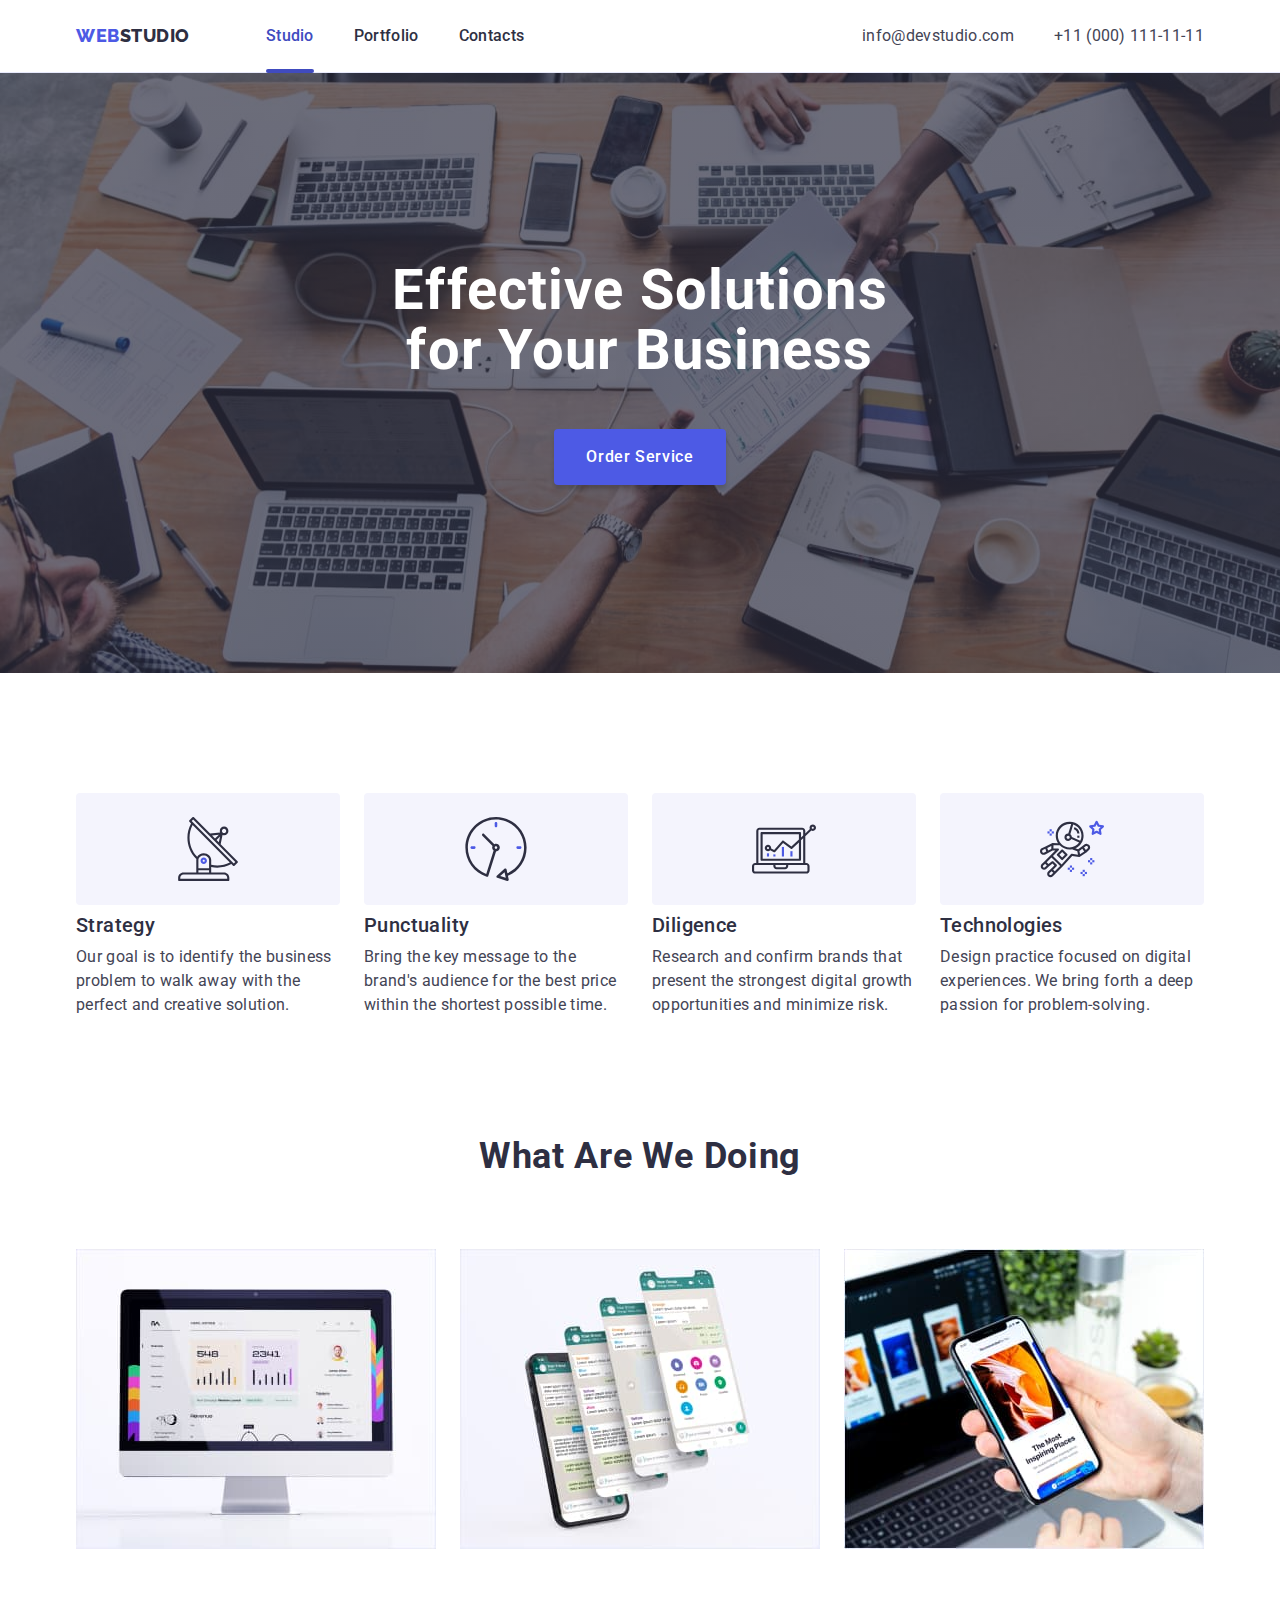
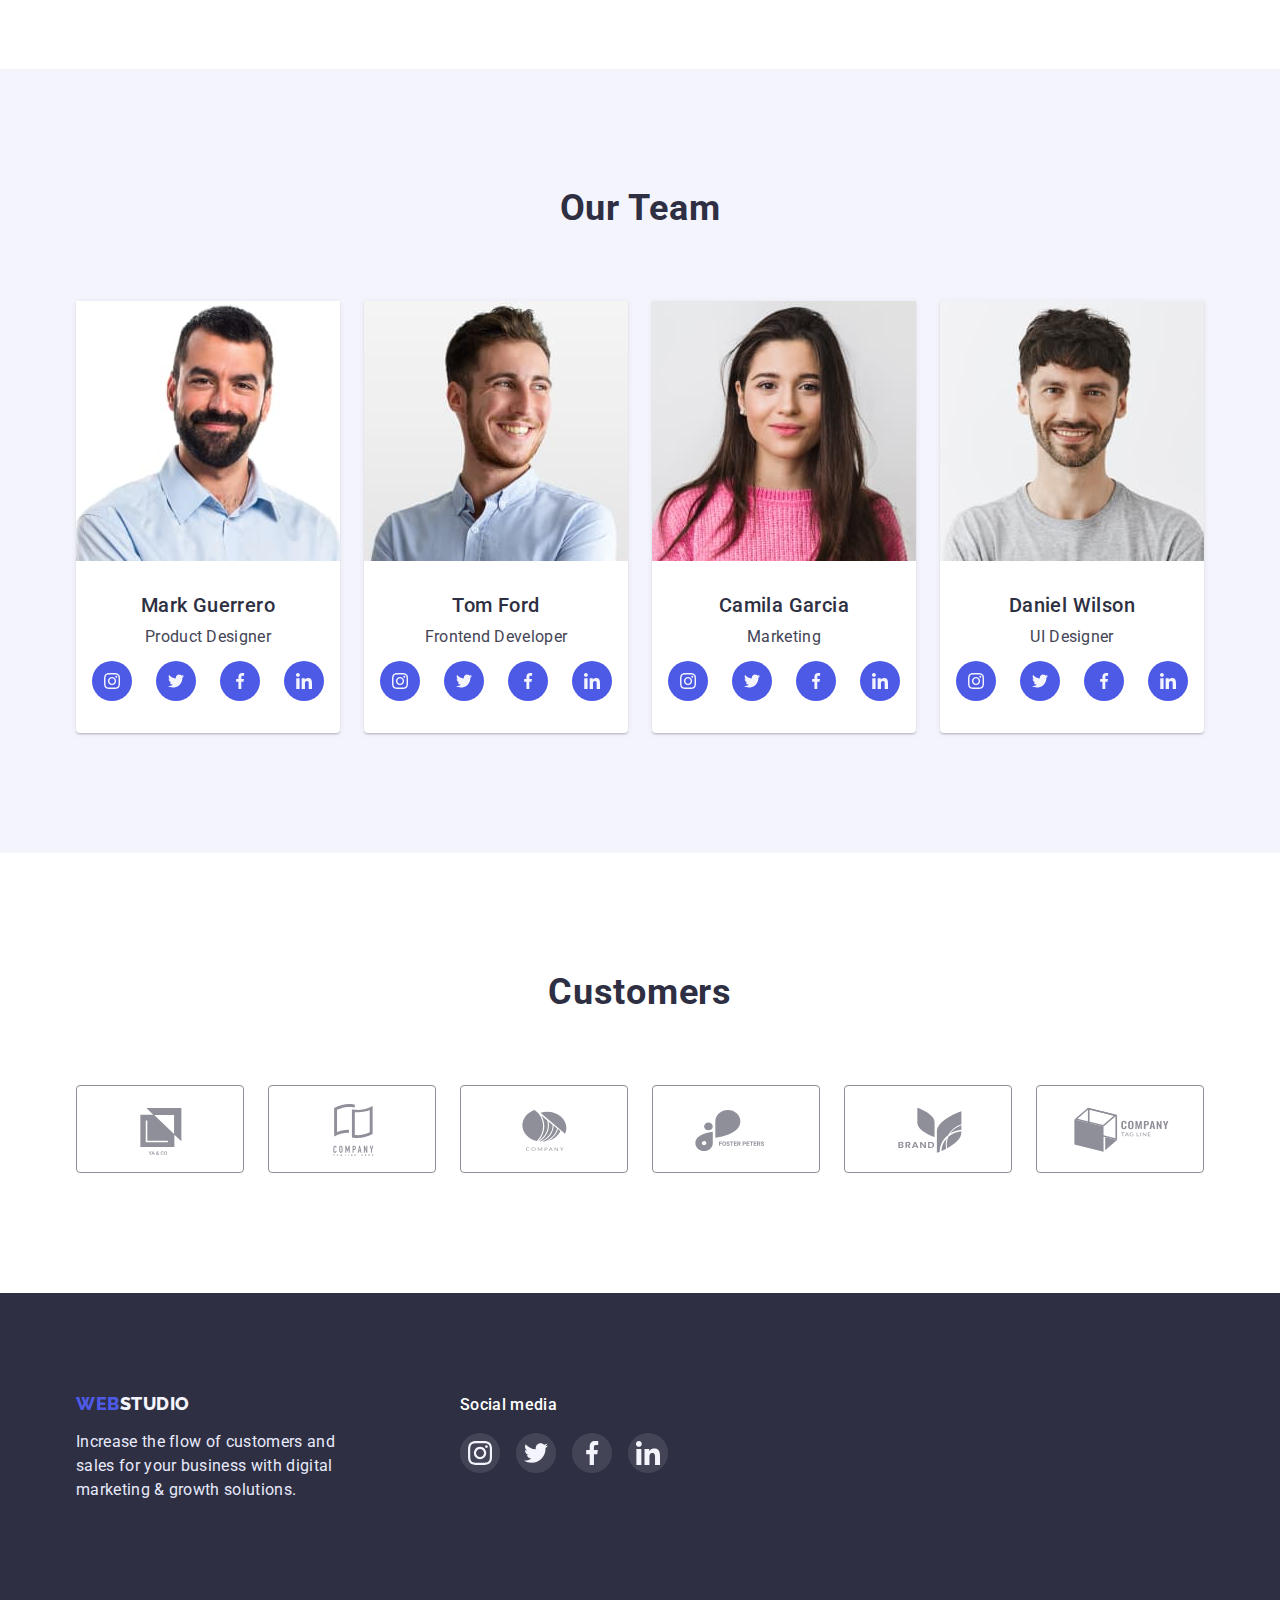
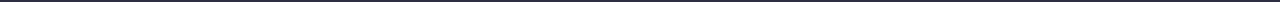
<file: index.html>
<!DOCTYPE html>
<html lang="en">
  <head>
    <meta charset="UTF-8">
    <meta http-equiv="X-UA-Compatible" content="IE=edge">
    <meta name="viewport" content="width=device-width, initial-scale=1.0">
    <title>goit-markup-hw-05</title>
    <link rel="preconnect" href="https://fonts.googleapis.com">
    <link rel="preconnect" href="https://fonts.gstatic.com" crossorigin>
    <link href="https://fonts.googleapis.com/css2?family=Raleway:wght@800&family=Roboto:wght@400;500;700;900&display=swap"
      rel="stylesheet">
    <link rel="stylesheet" href="https://cdn.jsdelivr.net/npm/modern-normalize@1.1.0/modern-normalize.min.css">
    <link rel="stylesheet" href="./css/styles.css">
  </head>
  <body>
    <header class="header">
      <div class="header-container container">
        <nav class="navigation">
          <a class="logo link" href="./index.html"><span class="logo-brand-color">Web</span>Studio</a>
          <ul class="menu list">
            <li class="menu-item">
              <a class="menu-link link active" href="./index.html">Studio</a>
            </li>
            <li class="menu-item">
              <a class="menu-link link" href="./portfolio.html">Portfolio</a>
            </li>
            <li class="menu-item">
              <a class="menu-link link" href="">Contacts</a>
            </li>
          </ul>
        </nav>
        <address class="contacts">
          <ul class="contacts-list list">
            <li class="contacts-item">
              <a class="contacts-link link" href="mailto:info@devstudio.com">info@devstudio.com</a>
            </li>
            <li class="contacts-item">
              <a class="contacts-link link" href="tel:+110001111111">+11 (000) 111-11-11</a>
            </li>
          </ul>
        </address>
      </div>
    </header>

    <main>
      <section class="hero">
        <div class="hero-container container">
          <h1 class="hero-title">Effective Solutions for Your Business</h1>
          <button class="main-btn btn" type="button" data-modal-open>order service</button>
        </div>
      </section>

      <section class="advantages section">
        <div class="container">
          <h2 class="visually-hidden">Our Advantages</h2>
          <ul class="advantages-list list">
            <li class="advantages-item">
              <div class="advantages-icon-wrapper">
                <svg class="advantages-icon" aria-label="antenna">
                  <use href="./images/icons.svg#antenna"></use>
                </svg>
              </div>
              <h3 class="advantages-title subtitle">Strategy</h3>
              <p class="advantages-text text">
                Our goal is to identify the business problem to walk away with the perfect and
                creative solution.
              </p>
            </li>
            <li class="advantages-item">
              <div class="advantages-icon-wrapper">
                <svg class="advantages-icon" aria-label="clock">
                  <use href="./images/icons.svg#clock"></use>
                </svg>
              </div>
              <h3 class="advantages-title subtitle">Punctuality</h3>
              <p class="advantages-text text">
                Bring the key message to the brand's audience for the best price within the shortest
                possible time.
              </p>
            </li>
            <li class="advantages-item">
              <div class="advantages-icon-wrapper">
                <svg class="advantages-icon" aria-label="diagram">
                  <use href="./images/icons.svg#diagram"></use>
                </svg>
              </div>
              <h3 class="advantages-title subtitle">Diligence</h3>
              <p class="advantages-text text">
                Research and confirm brands that present the strongest digital growth opportunities
                and minimize risk.
              </p>
            </li>
            <li class="advantages-item">
              <div class="advantages-icon-wrapper">
                <svg class="advantages-icon" aria-label="astronaut">
                  <use href="./images/icons.svg#astronaut"></use>
                </svg>
              </div>
              <h3 class="advantages-title subtitle">Technologies</h3>
              <p class="advantages-text text">
                Design practice focused on digital experiences. We bring forth a deep passion for
                problem-solving.
              </p>
            </li>
          </ul>
        </div>
      </section>

      <section class="work section">
        <div class="container">
          <h2 class="work-title title">What are we doing</h2>
          <ul class="work-list list">
            <li class="work-list-item">
              <img src="./images/main-web-sites.jpg" alt="web sites" width="360" height="300">
            </li>
            <li class="work-list-item">
              <img src="./images/main-mobile-app.jpg" alt="mobile applications" width="360" height="300">
            </li>
            <li class="work-list-item">
              <img src="./images/main-marketing.jpg" alt="marketing" width="360" height="300">
            </li>
          </ul>
        </div>
      </section>
      
      <section class="team section">
        <div class="team-container container">
          <h2 class="team-title title">Our Team</h2>
          <ul class="team-list list">
            <li class="team-item">
              <img src="./images/team-mark-guerrero.jpg" alt="portrait of a company employee" width="264" height="260">
              <div class="team-item-content-wrapper">
                <h3 class="team-title subtitle">Mark Guerrero</h3>
                <p class="team-text text">Product Designer</p>
                <ul class="social-list list">
                  <li class="social-list-item">
                    <a href="" class="social-list-link">
                      <svg class="social-list-icon" aria-label="instagram">
                        <use href="./images/icons.svg#instagram" ></use>
                      </svg>
                    </a>
                  </li>
                  <li class="social-list-item">
                    <a href="" class="social-list-link">
                      <svg class="social-list-icon" aria-label="twitter">
                        <use href="./images/icons.svg#twitter" ></use>
                      </svg>
                    </a>
                  </li>
                  <li class="social-list-item">
                    <a href="" class="social-list-link">
                      <svg class="social-list-icon" aria-label="facebook">
                        <use href="./images/icons.svg#facebook" ></use>
                      </svg>
                    </a>
                  </li>
                  <li class="social-list-item">
                    <a href="" class="social-list-link">
                      <svg class="social-list-icon" aria-label="linkedin">
                        <use href="./images/icons.svg#linkedin" ></use>
                      </svg>
                    </a>
                  </li>
                </ul>
              </div>
            </li>
            <li class="team-item">
              <img src="./images/team-tom-ford.jpg" alt="portrait of a company employee" width="264" height="260">
              <div class="team-item-content-wrapper">
                <h3 class="team-title subtitle">Tom Ford</h3>
                <p class="team-text text">Frontend Developer</p>
                <ul class="social-list list">
                  <li class="social-list-item">
                    <a href="" class="social-list-link">
                      <svg class="social-list-icon" aria-label="instagram">
                        <use href="./images/icons.svg#instagram" ></use>
                      </svg>
                    </a>
                  </li>
                  <li class="social-list-item">
                    <a href="" class="social-list-link">
                      <svg class="social-list-icon" aria-label="twitter">
                        <use href="./images/icons.svg#twitter" ></use>
                      </svg>
                    </a>
                  </li>
                  <li class="social-list-item">
                    <a href="" class="social-list-link">
                      <svg class="social-list-icon" aria-label="facebook">
                        <use href="./images/icons.svg#facebook" ></use>
                      </svg>
                    </a>
                  </li>
                  <li class="social-list-item">
                    <a href="" class="social-list-link">
                      <svg class="social-list-icon" aria-label="linkedin">
                        <use href="./images/icons.svg#linkedin" ></use>
                      </svg>
                    </a>
                  </li>
                </ul>
              </div>
            </li>
            <li class="team-item">
              <img src="./images/team-camila-garcia.jpg" alt="portrait of a company employee" width="264" height="260">
              <div class="team-item-content-wrapper">
                <h3 class="team-title subtitle">Camila Garcia</h3>
                <p class="team-text text">Marketing</p>
                <ul class="social-list list">
                  <li class="social-list-item">
                    <a href="" class="social-list-link">
                      <svg class="social-list-icon" aria-label="instagram">
                        <use href="./images/icons.svg#instagram" ></use>
                      </svg>
                    </a>
                  </li>
                  <li class="social-list-item">
                    <a href="" class="social-list-link">
                      <svg class="social-list-icon" aria-label="twitter">
                        <use href="./images/icons.svg#twitter" ></use>
                      </svg>
                    </a>
                  </li>
                  <li class="social-list-item">
                    <a href="" class="social-list-link">
                      <svg class="social-list-icon" aria-label="facebook">
                        <use href="./images/icons.svg#facebook" ></use>
                      </svg>
                    </a>
                  </li>
                  <li class="social-list-item">
                    <a href="" class="social-list-link">
                      <svg class="social-list-icon" aria-label="linkedin">
                        <use href="./images/icons.svg#linkedin" ></use>
                      </svg>
                    </a>
                  </li>
                </ul>
              </div>
            </li>
            <li class="team-item">
              <img src="./images/team-daniel-wilson.jpg" alt="portrait of a company employee" width="264" height="260">
              <div class="team-item-content-wrapper">
                <h3 class="team-title subtitle">Daniel Wilson</h3>
                <p class="team-text text">UI Designer</p>
                <ul class="social-list list">
                  <li class="social-list-item">
                    <a href="" class="social-list-link">
                      <svg class="social-list-icon" aria-label="instagram">
                        <use href="./images/icons.svg#instagram" ></use>
                      </svg>
                    </a>
                  </li>
                  <li class="social-list-item">
                    <a href="" class="social-list-link">
                      <svg class="social-list-icon" aria-label="twitter">
                        <use href="./images/icons.svg#twitter" ></use>
                      </svg>
                    </a>
                  </li>
                  <li class="social-list-item">
                    <a href="" class="social-list-link">
                      <svg class="social-list-icon" aria-label="facebook">
                        <use href="./images/icons.svg#facebook" ></use>
                      </svg>
                    </a>
                  </li>
                  <li class="social-list-item">
                    <a href="" class="social-list-link">
                      <svg class="social-list-icon" aria-label="linkedin">
                        <use href="./images/icons.svg#linkedin" ></use>
                      </svg>
                    </a>
                  </li>
                </ul>
              </div>
            </li>
          </ul>
        </div>
      </section>
      <section class="customers section">
        <div class="customers-container container">
          <h2 class="customers-title title">Customers</h2>
          <ul class="customers-list list">
            <li class="customers-item">
              <a href="" class="customers-link">
                <svg class="customers-icon">
                  <use href="./images/icons.svg#logo-company-1"></use>
                </svg>
              </a>
            </li>
            <li class="customers-item">
              <a href="" class="customers-link">
                <svg class="customers-icon">
                  <use href="./images/icons.svg#logo-company-2"></use>
                </svg>
              </a>
            </li>
            <li class="customers-item">
              <a href="" class="customers-link">
                <svg class="customers-icon">
                  <use href="./images/icons.svg#logo-company-3"></use>
                </svg>
              </a>
            </li>
            <li class="customers-item">
              <a href="" class="customers-link">
                <svg class="customers-icon">
                  <use href="./images/icons.svg#logo-company-4"></use>
                </svg>
              </a>
            </li>
            <li class="customers-item">
              <a href="" class="customers-link">
                <svg class="customers-icon">
                  <use href="./images/icons.svg#logo-company-5"></use>
                </svg>
              </a>
            </li>
            <li class="customers-item">
              <a href="" class="customers-link">
                <svg class="customers-icon">
                  <use href="./images/icons.svg#logo-company-6"></use>
                </svg>
              </a>
            </li>
          </ul>
        </div>
      </section>
    </main>
    <footer>
      <div class="footer-container container">
        <div class="footer-logo-wrapper">
          <a class="logo link" href="./index.html"><span class="logo-brand-color">Web</span>Studio</a>
          <p class="footer-text text">Increase the flow of customers and sales for your business with digital marketing & growth solutions.
          </p>
        </div>
        <div class="footer-social-wrapper">
          <p class="footer-social-text text">Social media</p>
          <ul class="footer-social-list list">
            <li class="footer-social-item">
              <a href="" class="footer-social-link">
                <svg class="footer-social-icon" aria-label="instagram">
                  <use href="./images/icons.svg#instagram"></use>
                </svg>
              </a>
            </li>
            <li class="footer-social-item">
              <a href="" class="footer-social-link">
                <svg class="footer-social-icon" aria-label="twitter">
                  <use href="./images/icons.svg#twitter"></use>
                </svg>
              </a>
            </li>
            <li class="footer-social-item">
              <a href="" class="footer-social-link">
                <svg class="footer-social-icon" aria-label="facebook">
                  <use href="./images/icons.svg#facebook"></use>
                </svg>
              </a>
            </li>
            <li class="footer-social-item">
              <a href="" class="footer-social-link">
                <svg class="footer-social-icon" aria-label="linkedin">
                  <use href="./images/icons.svg#linkedin"></use>
                </svg>
              </a>
            </li>
          </ul>
        </div>
      </div>
    </footer>
    <div class="backdrop is-hidden" data-modal>
      <div class="modal">
        <button class="modal-close-btn" type="button" data-modal-close>
          <svg class="modal-close-btn-icon">
            <use href="./images/icons.svg#close-modal"></use>
          </svg>
        </button>
      </div>
    </div>
    <script src="./js/modal.js"></script>
  </body>
</html>
</file>
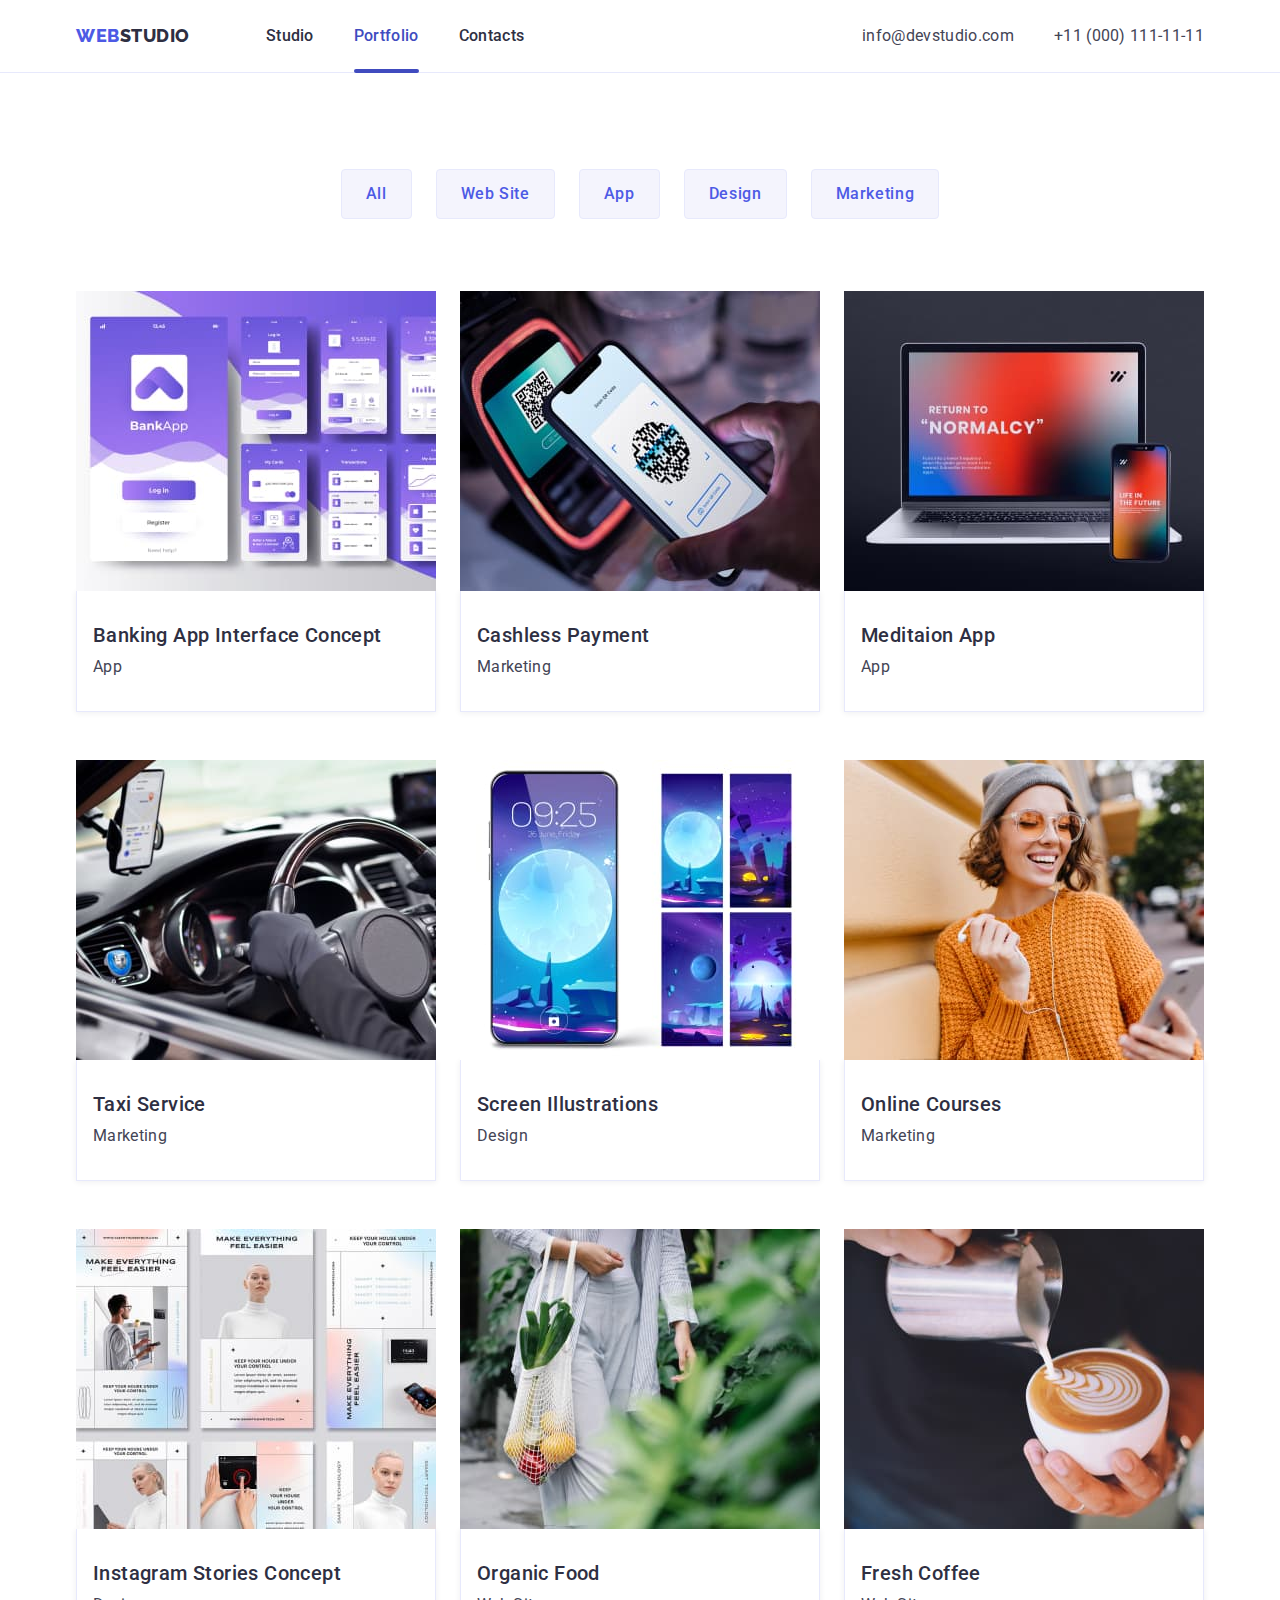
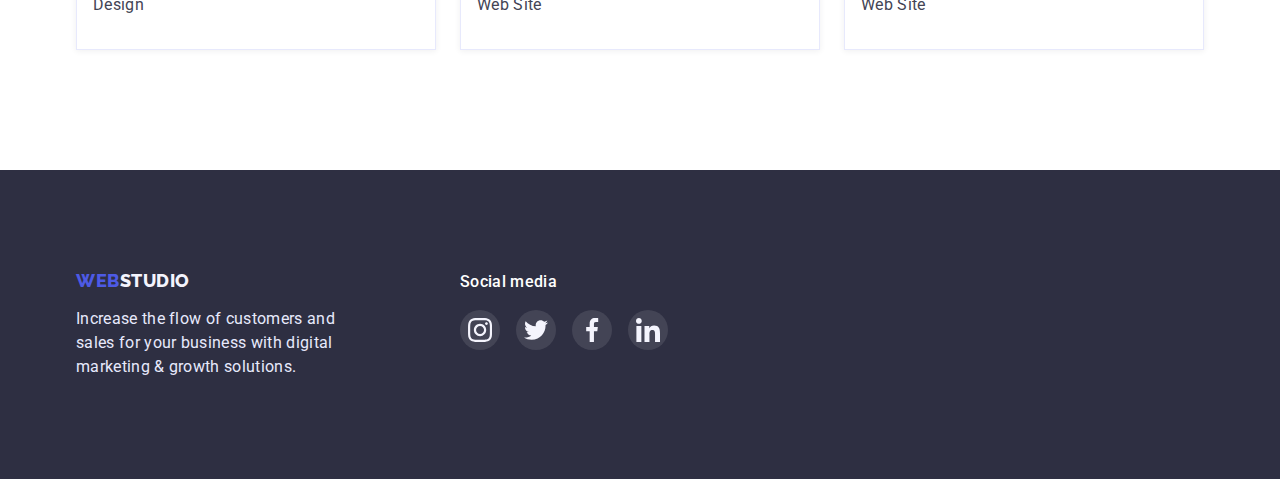
<file: portfolio.html>
<!DOCTYPE html>
<html lang="en">

<head>
    <meta charset="UTF-8">
    <meta http-equiv="X-UA-Compatible" content="IE=edge">
    <meta name="viewport" content="width=device-width, initial-scale=1.0">
    <title>goit-markup-hw-05</title>
    <link rel="preconnect" href="https://fonts.googleapis.com">
    <link rel="preconnect" href="https://fonts.gstatic.com" crossorigin>
    <link
        href="https://fonts.googleapis.com/css2?family=Raleway:wght@800&family=Roboto:wght@400;500;700;900&display=swap"
        rel="stylesheet">
    <link rel="stylesheet" href="https://cdn.jsdelivr.net/npm/modern-normalize@1.1.0/modern-normalize.min.css">
    <link rel="stylesheet" href="./css/styles.css">
</head>

<body>
    <header class="header">
        <div class="header-container container">
            <nav class="navigation">
                <a class="logo link" href="./index.html"><span class="logo-brand-color">Web</span>Studio</a>
                <ul class="menu list">
                    <li class="menu-item">
                        <a class="menu-link link" href="./index.html">Studio</a>
                    </li>
                    <li class="menu-item">
                        <a class="menu-link link active" href="./portfolio.html">Portfolio</a>
                    </li>
                    <li class="menu-item">
                        <a class="menu-link link" href="">Contacts</a>
                    </li>
                </ul>
            </nav>
            <address class="contacts">
                <ul class="contacts-list list">
                    <li class="contacts-item">
                        <a class="contacts-link link" href="mailto:info@devstudio.com">info@devstudio.com</a>
                    </li>
                    <li class="contacts-item">
                        <a class="contacts-link link" href="tel:+110001111111">+11 (000) 111-11-11</a>
                    </li>
                </ul>
            </address>
        </div>
    </header>
    
    <main>
        <section class="projects">
           <div class="container">
                <h1 class="visually-hidden">Portfolio</h1>
                <ul class="filter-list list">
                    <li><button class="filter-list-item filter-btn btn" type="button">All</button></li>
                    <li><button class="filter-list-item filter-btn btn" type="button">Web Site</button></li>
                    <li><button class="filter-list-item filter-btn btn" type="button">App</button></li>
                    <li><button class="filter-list-item filter-btn btn" type="button">Design</button></li>
                    <li><button class="filter-list-item filter-btn btn" type="button">Marketing</button></li>
                </ul>
                <ul class="projects-list list">
                    <li class="projects-list-item">
                        <a class="project-link link" href="">
                            <div class="project-link-img-wrapper">
                                <img src="./images/filter-bank-app.jpg" alt="Interface design of banking application" width="360">
                                <p class="overlay pad">14 Stylish and User-Friendly App Design Concepts · Task Manager App · Calorie Tracker App · Exotic Fruit Ecommerce App ·
                                Cloud Storage App
                                </p>
                            </div>
                            <div class="project-item-content-wrapper">
                                <h2 class="project-title">banking app interface concept</h2>
                                <p class="project-text text">app</p> 
                            </div>
                        </a>
                    </li>
                    <li class="projects-list-item">
                        <a class="project-link link" href="">
                            <div class="project-link-img-wrapper">
                                <img src="./images/filter-cashless-pay.jpg" alt="Smartphone scans qr code" width="360">
                                <p class="overlay pad">14 Stylish and User-Friendly App Design Concepts · Task Manager App · Calorie Tracker App ·
                                    Exotic Fruit Ecommerce App ·
                                    Cloud Storage App
                                </p>
                            </div>
                            <div class="project-item-content-wrapper">
                                <h2 class="project-title">cashless payment</h2>
                                <p class="project-text text">marketing</p>
                            </div>
                        </a>
                    </li>
                    <li class="projects-list-item">
                        <a class="project-link link" href="">
                            <div class="project-link-img-wrapper">
                                <img src="./images/filter-meditation-app.jpg" alt="First screen on laptop and smartphone of meditaion application" width="360">
                                <p class="overlay pad">14 Stylish and User-Friendly App Design Concepts · Task Manager App · Calorie Tracker App ·
                                    Exotic Fruit Ecommerce App ·
                                    Cloud Storage App
                                </p>
                            </div>
                            
                            <div class="project-item-content-wrapper">
                                <h2 class="project-title">meditaion app</h2>
                                <p class="project-text text">app</p>
                            </div>
                        </a>
                    </li>
                    <li class="projects-list-item">
                        <a class="project-link link" href="">
                            <div class="project-link-img-wrapper">
                                <img src="./images/filter-taxi.jpg" alt="Smartphone with taxi application on a car windshield" width="360">
                                <p class="overlay pad">14 Stylish and User-Friendly App Design Concepts · Task Manager App · Calorie Tracker App ·
                                    Exotic Fruit Ecommerce App ·
                                    Cloud Storage App
                                </p>
                            </div>
                            
                            <div class="project-item-content-wrapper">
                                <h2 class="project-title">taxi service</h2>
                                <p class="project-text text">marketing</p>
                            </div>
                        </a>
                    </li>
                    <li class="projects-list-item">
                        <a class="project-link link" href="">
                            <div class="project-link-img-wrapper">
                                <img src="./images/filter-screen.jpg" alt="Five variations of screen illustrations" width="360">
                                <p class="overlay pad">14 Stylish and User-Friendly App Design Concepts · Task Manager App · Calorie Tracker App ·
                                    Exotic Fruit Ecommerce App ·
                                    Cloud Storage App
                                </p>
                            </div>
                            
                            <div class="project-item-content-wrapper">
                                <h2 class="project-title">screen illustrations</h2>
                                <p class="project-text text">design</p>
                            </div>
                        </a>
                    </li>
                    <li class="projects-list-item">
                        <a class="project-link link" href="">
                            <div class="project-link-img-wrapper">
                                <img src="./images/filter-online-courses.jpg" alt="Girl with headphones in her ears looks at the smartphone and smiles" width="360">
                                <p class="overlay pad">14 Stylish and User-Friendly App Design Concepts · Task Manager App · Calorie Tracker App ·
                                    Exotic Fruit Ecommerce App ·
                                    Cloud Storage App
                                </p>
                            </div>
                            
                            <div class="project-item-content-wrapper">
                                <h2 class="project-title">online courses</h2>
                                <p class="project-text text">marketing</p>
                            </div>
                        </a>
                    </li>
                    <li class="projects-list-item">
                        <a class="project-link link" href="">
                            <div class="project-link-img-wrapper">
                                <img src="./images/filter-instagram.jpg" alt="Six variations of design of instagram stories" width="360">
                                <p class="overlay pad">14 Stylish and User-Friendly App Design Concepts · Task Manager App · Calorie Tracker App ·
                                    Exotic Fruit Ecommerce App ·
                                    Cloud Storage App
                                </p>
                            </div>
                            
                            <div class="project-item-content-wrapper">
                                <h2 class="project-title">instagram stories concept</h2>
                                <p class="project-text text">design</p>
                            </div>
                        </a>
                    </li>
                    <li class="projects-list-item">
                        <a class="project-link link" href="">
                            <div class="project-link-img-wrapper">
                                <img src="./images/filter-organic-food.jpg" alt="Walking woman holding a string bag with vegetables" width="360">
                                <p class="overlay pad">14 Stylish and User-Friendly App Design Concepts · Task Manager App · Calorie Tracker App ·
                                    Exotic Fruit Ecommerce App ·
                                    Cloud Storage App
                                </p>
                            </div>
                            
                            <div class="project-item-content-wrapper">
                                <h2 class="project-title">organic food</h2>
                                <p class="project-text text">web site</p>
                            </div>
                        </a>
                    </li>
                    <li class="projects-list-item">
                        <a class="project-link link" href="">
                            <div class="project-link-img-wrapper">
                                <img src="./images/filter-coffee.jpg"
                                    alt="The barista pours milk into the coffee creating beautiful white waves on top of the coffee" width="360">
                                <p class="overlay pad">14 Stylish and User-Friendly App Design Concepts · Task Manager App · Calorie Tracker App ·
                                    Exotic Fruit Ecommerce App ·
                                    Cloud Storage App
                                </p>
                            </div>
                            
                            <div class="project-item-content-wrapper">
                                <h2 class="project-title">fresh coffee</h2>
                                <p class="project-text text">web site</p>
                            </div>
                        </a>
                    </li>
                </ul>
           </div>

        </section>
    </main>
    
    <footer>
        <div class="footer-container container">
            <div class="footer-logo-wrapper">
                <a class="logo link" href="./index.html"><span class="logo-brand-color">Web</span>Studio</a>
                <p class="footer-text text">Increase the flow of customers and sales for your business with digital marketing &
                    growth solutions.
                </p>
            </div>
            <div class="footer-social-wrapper">
                <p class="footer-social-text text">Social media</p>
                <ul class="footer-social-list list">
                    <li class="footer-social-item">
                        <a href="" class="footer-social-link">
                            <svg class="footer-social-icon" aria-label="instagram">
                                <use href="./images/icons.svg#instagram"></use>
                            </svg>
                        </a>
                    </li>
                    <li class="footer-social-item">
                        <a href="" class="footer-social-link">
                            <svg class="footer-social-icon" aria-label="twitter">
                                <use href="./images/icons.svg#twitter"></use>
                            </svg>
                        </a>
                    </li>
                    <li class="footer-social-item">
                        <a href="" class="footer-social-link">
                            <svg class="footer-social-icon" aria-label="facebook">
                                <use href="./images/icons.svg#facebook"></use>
                            </svg>
                        </a>
                    </li>
                    <li class="footer-social-item">
                        <a href="" class="footer-social-link">
                            <svg class="footer-social-icon" aria-label="linkedin">
                                <use href="./images/icons.svg#linkedin"></use>
                            </svg>
                        </a>
                    </li>
                </ul>
            </div>
        </div>
    </footer>
</body>

</html>
</file>
<file: css/styles.css>
:root {
    --primary-font: 'Roboto', sans-serif;
    --secondary-font: 'Raleway', sans-serif;
    --primary-brand: #4D5AE5; /* IRIS */
    --pressed-state: #404BBF; /* OCEAN */
    --dark: #2E2F42;        /* NAVY BLUE */
    --success: #31D0AA;        /* GREEN */
    --text: #434455;        /* SLATE */
    --text-subtitle: #8E8F99;        /* LIGHT SLATE */
    --accent: #E7E9FC;        /* CORNFLOWER */
    --light: #F4F4FD;        /* CLOUD */
    --modal-overlay: #2E2F42;        /* NAVY BLUE MODAL */
    --letter-sp: 0.02em;
    --text-capitalize: capitalize;
    --transition-dur: 250ms;
    --transition-timing-func: cubic-bezier(0.4, 0, 0.2, 1);
}

ul {
    padding-left: 0;
    margin-top: 0;
    margin-bottom: 0;
}
img {
    display: block;
    max-width: 100%;
    height: auto;
}
button {
    cursor: pointer;
}
.list {
    list-style: none;
}
.link {
    text-decoration: none;
}
.visually-hidden {
    position: absolute;
    width: 1px;
    height: 1px;
    margin: -1px;
    border: 0;
    padding: 0;
    white-space: nowrap;
    clip-path: inset(100%);
    clip: rect(0 0 0 0);
    overflow: hidden;
}
body {
    font-family: var(--primary-font);
    color: var(--text);
}
.container {
    width: 1158px;
    padding-left: 15px;
    padding-right: 15px;
    margin-left: auto;
    margin-right: auto;
}
.section {
    padding-top: 120px;
    padding-bottom: 120px;
}
/* ============= COMPONENTS ============= */
.logo {
    font-family: var(--secondary-font);
    font-weight: 800;
    font-size: 18px;
    text-transform: uppercase;
    letter-spacing: 0.03em;
}
.logo-brand-color {
    color: var(--primary-brand);
}
.btn {
    font-weight: 500;
    font-size: 16px;
    line-height: 1.5;
    letter-spacing: 0.04em;
    text-transform: var(--text-capitalize);
    border-radius: 4px;
}
.main-btn {
    padding: 16px 32px;
    color: #FFFFFF;
    background-color: var(--primary-brand);
    border: none;
    box-shadow: 0px 4px 4px rgba(0, 0, 0, 0.15);

    transition: background-color var(--transition-dur) var(--transition-timing-func);
}
.main-btn:hover,
.main-btn:focus {
    background-color: var(--pressed-state);
}
.title {
    margin-top: 0;
    margin-bottom: 72px;
    
    font-size: 36px;
    line-height: 1.11;
    text-align: center;
    letter-spacing: var(--letter-sp);
    text-transform: var(--text-capitalize);
    color: var(--modal-overlay);
}
.subtitle {
    margin-top: 0;
    margin-bottom: 8px;
    
    font-weight: 500;
    font-size: 20px;
    line-height: 1.2;
    letter-spacing: var(--letter-sp);
    text-transform: var(--text-capitalize);
    color: var(--dark);
}
.text {
    margin-top: 0;
    margin-bottom: 0;
    
    font-size: 16px;
    line-height: 1.5;
    letter-spacing: var(--letter-sp);
}
/* ============= /COMPONENTS ============= */

/* ============= HEADER ============= */
.header {
    padding-top: 24px;
    padding-bottom: 24px;
    
    border-bottom: 1px solid #E7E9FC;
}
.header-container {
    display: flex;
    align-items: center;
}
.navigation {
    display: flex;
    align-items: center;
}
.menu-link {
    position: relative;
    padding-top: 24px;
    padding-bottom: 28px;
}
.menu-link.active {
    color: var(--pressed-state);
}
.menu-link.active::after {
    content: "";
    position: absolute;
    left: 0;
    bottom: 0;
    width: 100%;
    height: 4px;
    
    border-radius: 2px;
    background-color: var(--pressed-state);
}
.contacts {
    margin-left: auto;
}
.menu {
    display: flex;
    align-items: center;
}
.menu-item:not(:last-child),
.contacts-item:not(:last-child) {
    margin-right: 40px;
}

.contacts-list {
    display: flex;
    align-items: center;
}
.header .logo {
    margin-right: 76px;
    line-height: 1.33;
    color: var(--modal-overlay);
}

.menu-link,
.contacts-link {
    font-size: 16px;
    line-height: 1.5;
    letter-spacing: var(--letter-sp);

    transition: color var(--transition-dur) var(--transition-timing-func);
}

.menu-link {
    font-weight: 500;
    color: var(--dark);
}

.contacts-link {
    font-style: normal;
    font-weight: 400;
    color: var(--text);
}
.menu-link:hover,
.menu-link:focus,
.contacts-link:hover,
.contacts-link:focus {
    color: var(--pressed-state);
}
/* ============= /HEADER ============= */

/* ============= HERO ============= */
.hero {
    padding-top: 188px;
    padding-bottom: 188px;
    background-image: linear-gradient(rgba(46, 47, 66, 0.7), rgba(46, 47, 66, 0.7)), url(../images/hero-bg.jpg);
    background-size: cover;
    background-color: var(--dark);
    max-width: 1440px;
    margin: 0 auto;
}
.hero-container {
    text-align: center;
}
.hero-title {
    margin-inline: auto;
    margin-top: 0;
    margin-bottom: 48px;
    
    max-width: 500px;

    font-size: 56px;
    line-height: 1.07;
    letter-spacing: var(--letter-sp);
    color: #FFFFFF;
}
/* ============= /HERO ============= */

/* ============= ADVANTAGES + WORK + TEAM ============= */
.advantages {
    padding-bottom: 0;
}
.advantages-icon-wrapper {
    display: flex;
    justify-content: center;
    align-content: center;
    padding-top: 24px;
    padding-bottom: 24px;
    background-color: var(--light);
    border-radius: 4px;
    margin-bottom: 8px;

}
.advantages-icon {
    width: 64px;
    height: 64px;
}
.advantages-list,
.work-list,
.team-list {
    display: flex;
    gap: 24px;
}
.advantages-item,
.team-item {
    flex-basis: calc((100% - 3*24px)/4);
}
.work-list-item {
    flex-basis: calc((100% - 2*24px)/3);
}

.team {
    background-color: var(--light);
}

.team-item {
    background-color: #FFFFFF;
    border-radius: 0px 0px 4px 4px;
    box-shadow: 0px 1px 6px rgba(46, 47, 66, 0.08), 0px 1px 1px rgba(46, 47, 66, 0.16), 0px 2px 1px rgba(46, 47, 66, 0.08);
}
.team-item-content-wrapper {
    padding: 32px 16px;
    text-align: center;
}
.team-text {
    margin-bottom: 12px;
}
.social-list {
    display: flex;
    justify-content: space-between;
}
.social-list-link {
    display: flex;
    justify-content: center;
    align-items: center;
    width: 40px;
    height: 40px;
    border-radius: 50%;
    background-color: var(--primary-brand);

    transition: background-color var(--transition-dur) var(--transition-timing-func);
}
.social-list-link:hover,
.social-list-link:focus {
    background-color: var(--pressed-state);
}
.social-list-icon {
    width: 16px;
    height: 16px;
    fill: var(--light);
}
/* ============= /ADVANTAGES + WORK +TEAM ============= */

/* ============= CUSTOMERS ============= */
.customers-list {
    display: flex;
    justify-content: space-between;
}
.customers-item {
    flex-basis: calc((100% - 5*24px)/6);
}
.customers-link {
    display: flex;
    justify-content: center;
    align-items: center;
    width: 168px;
    height: 88px;
    border: 1px solid var(--text-subtitle);
    border-radius: 4px;

    transition: border-color var(--transition-dur) var(--transition-timing-func);
}
.customers-link:hover,
.customers-link:focus {
    border-color: var(--pressed-state);
}
.customers-icon {
    width: 104px;
    height: 56px;
    fill: var(--text-subtitle);

    transition: fill var(--transition-dur) var(--transition-timing-func);
}
.customers-link:hover .customers-icon,
.customers-link:focus .customers-icon {
    fill: var(--pressed-state);
}
/* ============= /CUSTOMERS ============= */

/* ============= FOOTER ============= */
footer {
    padding-top: 100px;
    padding-bottom: 100px;
    color: var(--accent);
    background: var(--dark);
}
.footer-container {
    display: flex;
}
.footer-logo-wrapper {
    margin-right: 120px;
}
footer .logo {
    line-height: 1.17;
    color: var(--light);
}
.footer-text {
    margin-top: 16px;
    max-width: 264px;
}

.footer-social-wrapper {
    margin-right: 80px;
}
.footer-social-text {
    font-weight: 500;
    color: #FFFFFF;
    margin-bottom: 16px;
}
.footer-social-list {
    display: flex;
    gap: 16px;
}

.footer-social-link {
    display: flex;
    justify-content: center;
    align-items: center;
    width: 40px;
    height: 40px;
    border-radius: 50%;
    background-color: rgba(255, 255, 255, 0.1);

    transition: background-color var(--transition-dur) var(--transition-timing-func);
}
.footer-social-link:hover,
.footer-social-link:focus {
    background-color: var(--success);
}
.footer-social-icon {
    width: 24px;
    height: 24px;
    fill: var(--light);
}
/* ============= /FOOTER ============= */

/* ============= PAGE PORTFOLIO ============= */
.projects {
    padding-top: 96px;
    padding-bottom: 120px;
    text-transform: var(--text-capitalize);
}

.filter-list {
    margin-bottom: 72px; 
    
    display: flex;
    gap: 24px;
    justify-content: center;
}
.filter-btn {
    padding: 12px 24px;
    color: var(--primary-brand);
    background-color: var(--light);
    border: 1px solid var(--accent);
    box-shadow: none;

    transition: color var(--transition-dur) var(--transition-timing-func), background-color var(--transition-dur) var(--transition-timing-func), border var(--transition-dur) var(--transition-timing-func), box-shadow var(--transition-dur) var(--transition-timing-func);
}
.filter-btn:hover,
.filter-btn:focus {
    color: #FFFFFF;
    background-color: var(--pressed-state);
    border: 1px solid var(--pressed-state);
    box-shadow: 0px 3px 1px rgba(0, 0, 0, 0.1), 0px 2px 1px rgba(0, 0, 0, 0.08), 0px 2px 2px rgba(0, 0, 0, 0.12);
}

.projects-list {
    display: flex;
    flex-wrap: wrap;
    column-gap: 24px;
    row-gap: 48px;
}
.projects-list-item {
    flex-basis: calc((100% - 2*24px)/3);
}
.project-title {
    margin-top: 0;
    margin-bottom: 8px;
    
    font-weight: 500;
    font-size: 20px;
    line-height: 1.2;
    letter-spacing: var(--letter-sp);
    color: var(--dark);
}
.project-text {
    color: var(--text);
}
.project-item-content-wrapper {
    box-sizing: border-box;
    padding-top: 32px;
    padding-left: 16px;
    padding-bottom: 32px;
    border: 1px solid var(--accent);
    border-top: none;
    box-shadow: 0px 1px 6px rgba(46, 47, 66, 0.08);

    transition: border var(--transition-dur) var(--transition-timing-func), box-shadow var(--transition-dur) var(--transition-timing-func);
}
.project-link:hover .project-item-content-wrapper,
.project-link:focus .project-item-content-wrapper {
    border: 0.5px solid var(--light);
    border-top: none;
    box-shadow: 0px 1px 6px rgba(46, 47, 66, 0.08), 0px 1px 1px rgba(46, 47, 66, 0.16), 0px 2px 1px rgba(46, 47, 66, 0.08);
}

.project-link-img-wrapper {
    position: relative;
    overflow: hidden;
}
.overlay {
    background-color: var(--primary-brand);
    position: absolute;
    top: 0;
    left: 0;
    width: 100%;
    height: 100%;
    padding: 40px 32px;
    margin: 0;
    overflow: hidden;
    transform: translate(0, 100%);
    transition: transform var(--transition-dur) var(--transition-timing-func);
    
    color: var(--light);
    line-height: 1.5;
    text-transform: initial;
    letter-spacing: var(--letter-sp);
}
.project-link:hover .overlay,
.project-link:focus .overlay {
    transform: translate(0, 0);
}
/* ============= /PAGE PORTFOLIO ============= */

/* ============= MODAL WINDOW ============= */
.backdrop {
    position: fixed;
    top: 0;
    left: 0;
    z-index: 999;
    
    width: 100%;
    height: 100%;
    background-color: rgba(46, 47, 66, 0.4);

    transition: opacity var(--transition-dur) var(--transition-timing-func);
}
.backdrop.is-hidden {
    visibility: hidden;
    opacity: 0;
    pointer-events: none;
}
.backdrop.is-hidden > .modal {
    transform: translate(-50%, -50%) scale(0);
    
}
.modal {
    position: absolute;
    top: 50%;
    left: 50%;
    
    transform: translate(-50%, -50%) scale(1);
    width: 408px;
    height: 576px;

    background-color: #FCFCFC;
    box-shadow: 0px 1px 1px rgba(0, 0, 0, 0.14), 0px 1px 3px rgba(0, 0, 0, 0.12), 0px 2px 1px rgba(0, 0, 0, 0.2);
    border-radius: 4px;

    transition: transform var(--transition-dur) var(--transition-timing-func);
}

.modal-close-btn {
    position: absolute;
    display: flex;
    top: 24px;
    right: 24px;
    justify-content: center;
    align-items: center;
    width: 24px;
    height: 24px;
    padding: 0;

    border-radius: 50%;
    background-color: #E7E9FC;
    border: 1px solid rgba(0, 0, 0, 0.1);

    transition: background-color var(--transition-dur) var(--transition-timing-func);
}

.modal-close-btn:hover,
.modal-close-btn:focus {
    background-color: #404BBF;
}
.modal-close-btn-icon {
    width: 8px;
    height: 8px;

    transition: fill var(--transition-dur) var(--transition-timing-func);
}
.modal-close-btn:hover .modal-close-btn-icon,
.modal-close-btn:focus .modal-close-btn-icon {
    fill: #FFFFFF;
}
/* ============= /MODAL WINDOW ============= */
</file>
